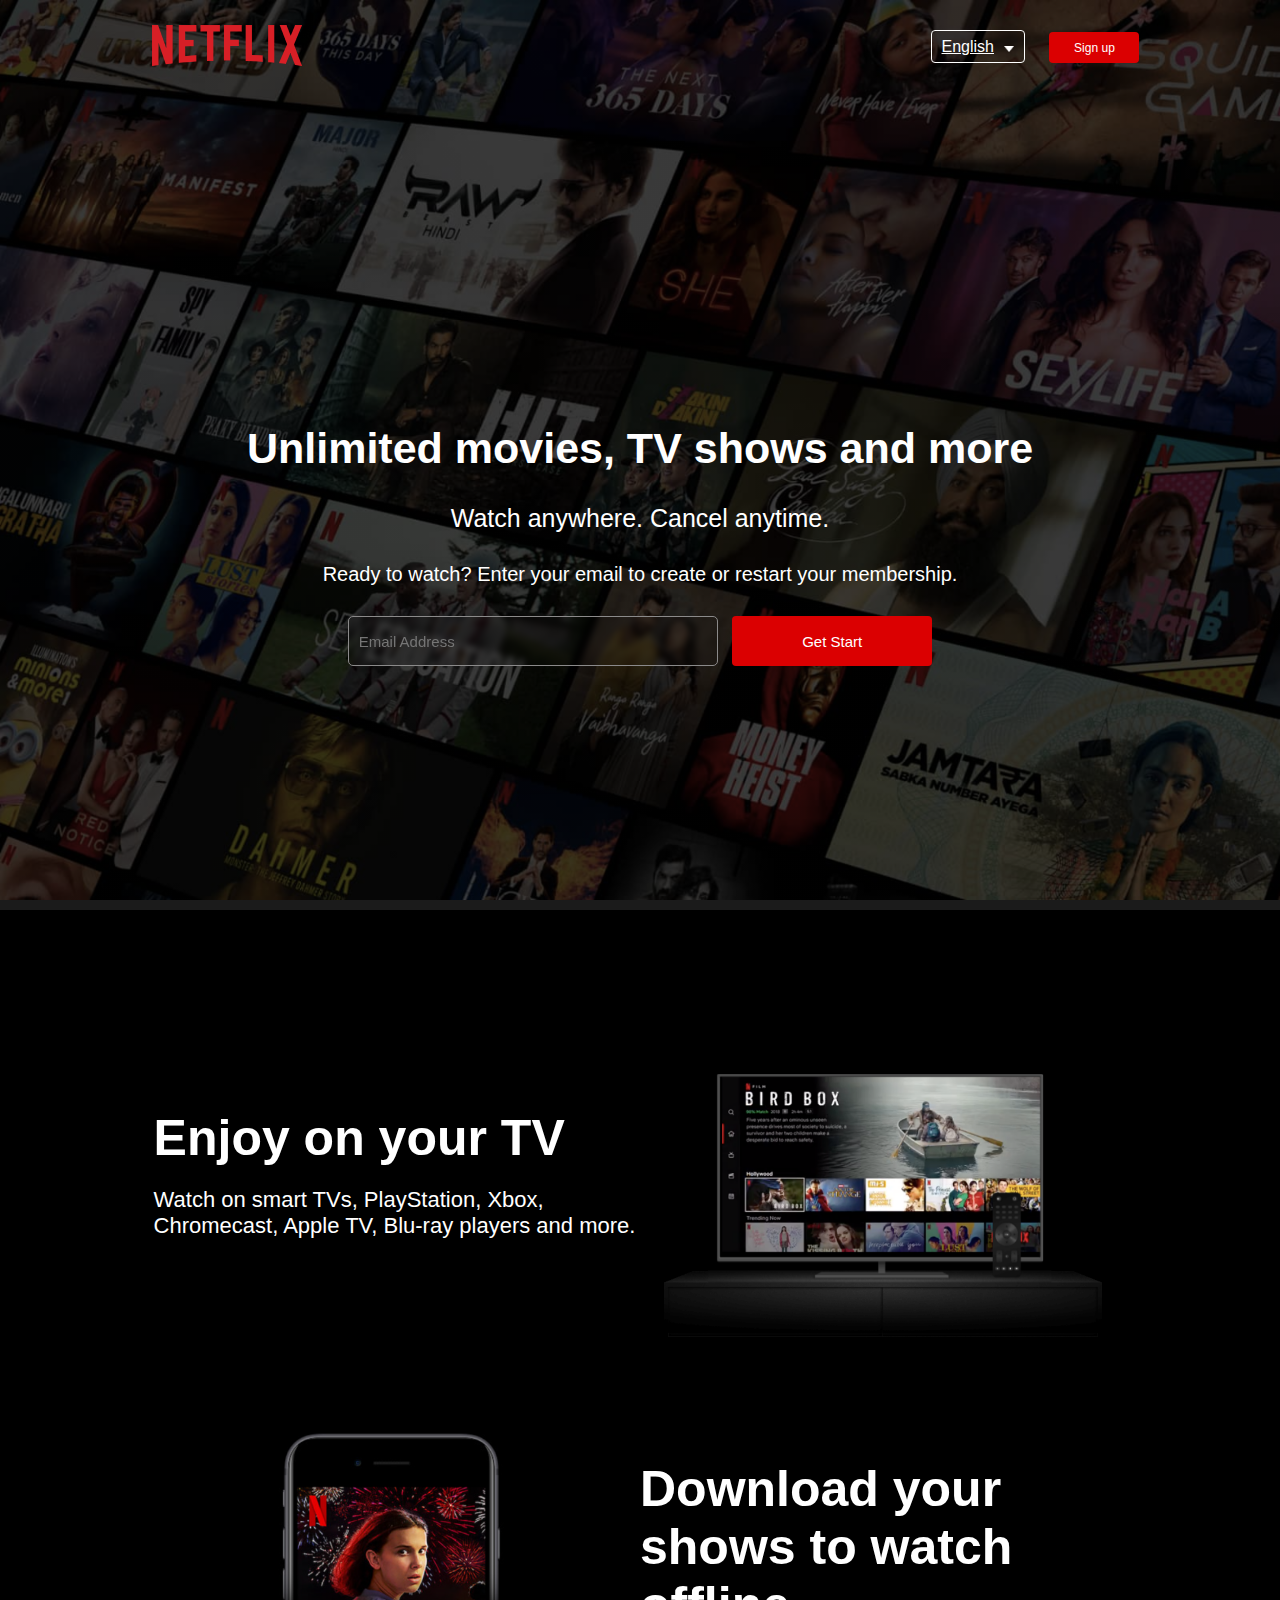
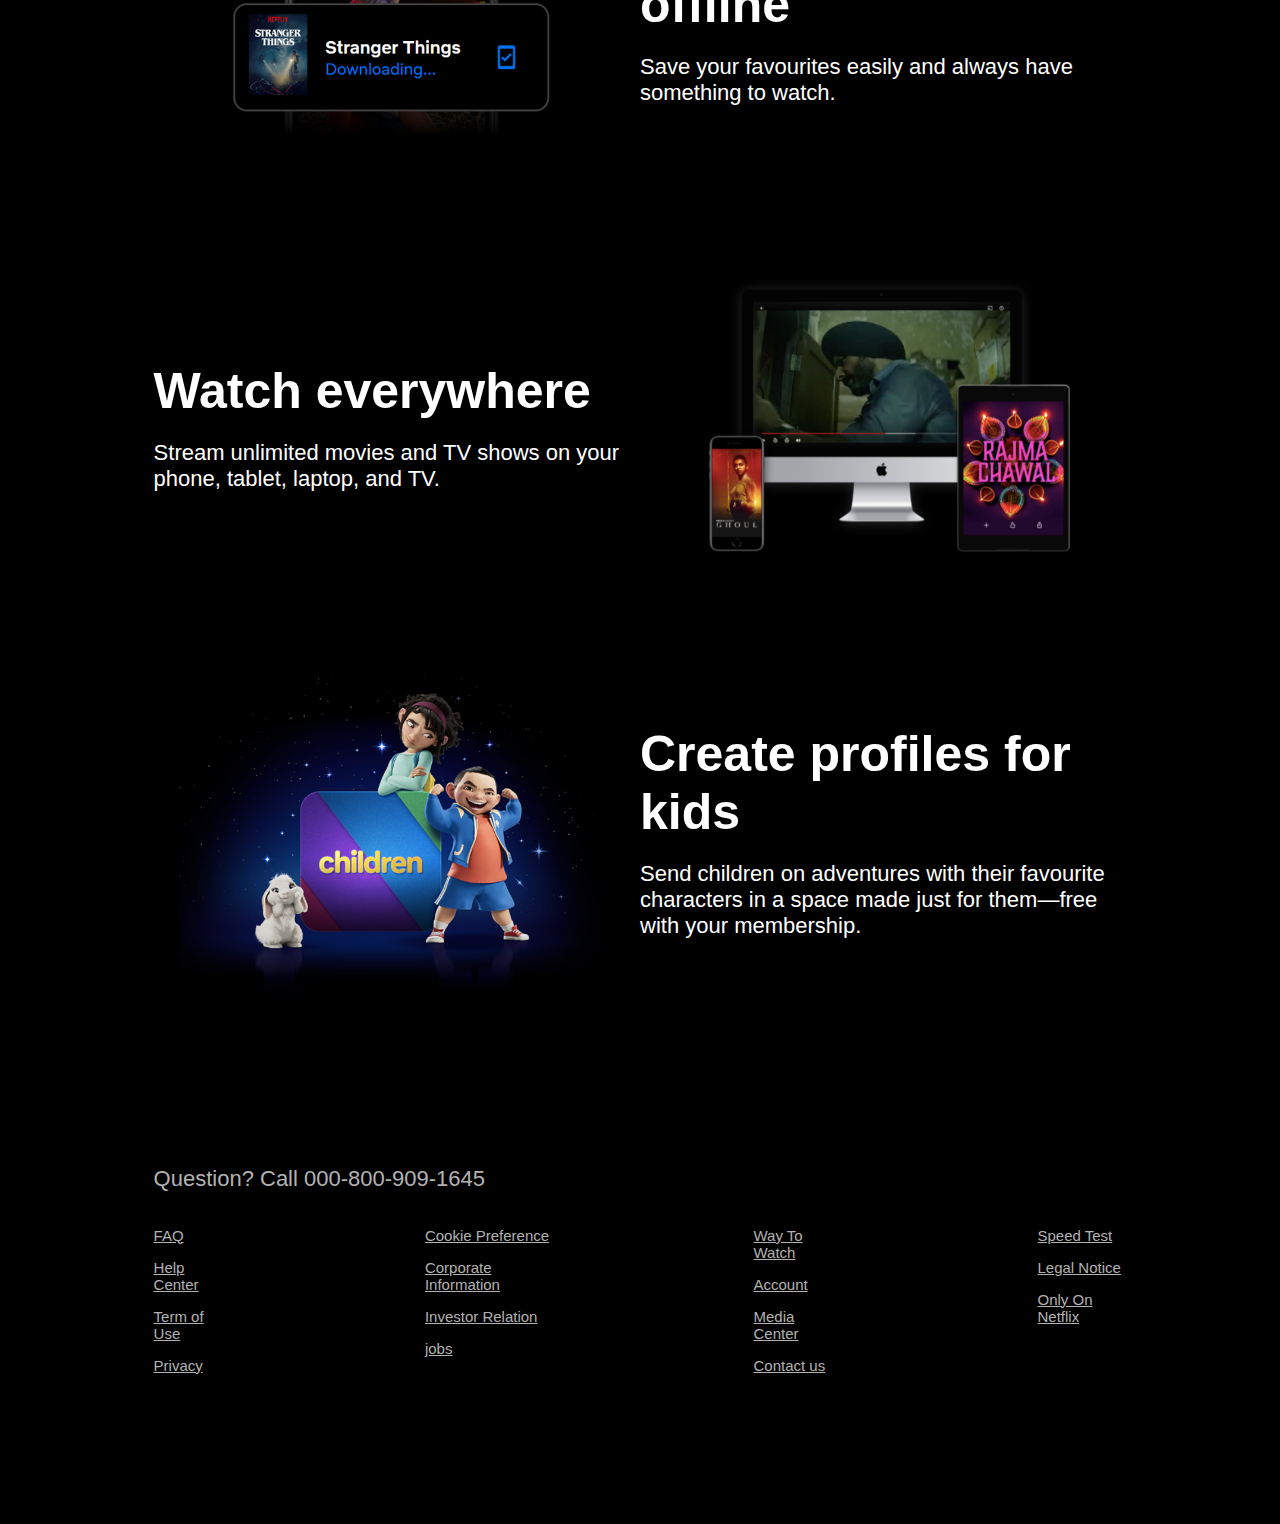
<file: index.html>
<!DOCTYPE html>
<html lang="en">

<head>
    <meta charset="UTF-8">
    <meta name="viewport" content="width=device-width, initial-scale=1.0">
    <title>Netflix India - Watch TV Shows</title>
    <link rel="icon" href="netflix 1.png" />
    <link rel="stylesheet" href="style.css" />
</head>

<body>
    <div class="header">
        <nav>
            <img src="logo.png" class="img">
            <div class="deper">
                <a href="Netflixhindi.html" class="ree">English<img src="down-icon.png"></a>
                <button onclick="sign()">Sign up</button>
            </div>
        </nav>
        <div class="content">
            <h1>Unlimited movies, TV shows and more</h1>
            <h3>Watch anywhere. Cancel anytime.</h3>
            <p>Ready to watch? Enter your email to create or restart your membership.</p>
            <div class="signup">
                <input type="text" placeholder="Email Address" class="input" id="sub" />
                <button onclick="start()">Get Start</button>
            </div>
        </div>
    </div>
           <div class="feature">
              <div class="row">
                <div class="text">
                  <h1>Enjoy on your TV</h1>
                  <p>Watch on smart TVs, PlayStation, Xbox, Chromecast, Apple TV, Blu-ray players and more.</p>
                </div>
                <div class="fear">
                  <img src="feature-1.png">
                 <div>
              </div>
           </div>

            <div class="feature-1">
                <div class="ro1">
                    <div class="fea1">
                        <img src="feature-2.png ">
                    </div>
                    <div class="tex1">
                        <h1>Download your shows to watch offline</h1>
                        <p>Save your favourites easily and always have something to watch.</p>
                    </div>
                </div>
                <div class="rll"></div>
                <div class="row">
                    <div class="text">
                      <h1>Watch everywhere</h1>
                      <p>Stream unlimited movies and TV shows on your phone, tablet, laptop, and TV.</p>
                    </div>
                    <div class="fear">
                      <img src="feature-3.png">
                     <div>
                </div>
                
               
            </div>
            <div class="ro1">
                <div class="fea1">
                    <img src="feature-4.png ">
                </div>
                <div class="tex1">
                    <h1>Create profiles for kids</h1>
                    <p>Send children on adventures with their favourite characters in a space made just for them—free with your membership.</p>
                </div>
            </div>
            <div class="footer">
                <div class="f2">
                    <p>Question? Call 000-800-909-1645</p>
                </div>
                <div class="f1">
                    <ul class="ull">
                        <li>FAQ</li>
                        <li>Help Center</li>
                        <li>Term of Use</li>
                        <li>Privacy</li>
                    </ul>
                    <ul class="ull">
                        <li>Cookie Preference</li>
                        <li>Corporate Information</li>
                        <li>Investor Relation</li>
                        <li>jobs</li>
                    </ul>
                      <ul class="ull">
                        <li>Way To Watch</li>
                        <li>Account</li>
                        <li>Media Center</li>
                        <li>Contact us</li>
                      </ul>
                      <ul class="ull">
                        <li>Speed Test</li>
                        <li>Legal Notice</li>
                        <li>Only On Netflix</li>
                    </ul>
                </div>
            </div>
           
            <script src="./login.js">

            </script>
</body>

</html>
</file>
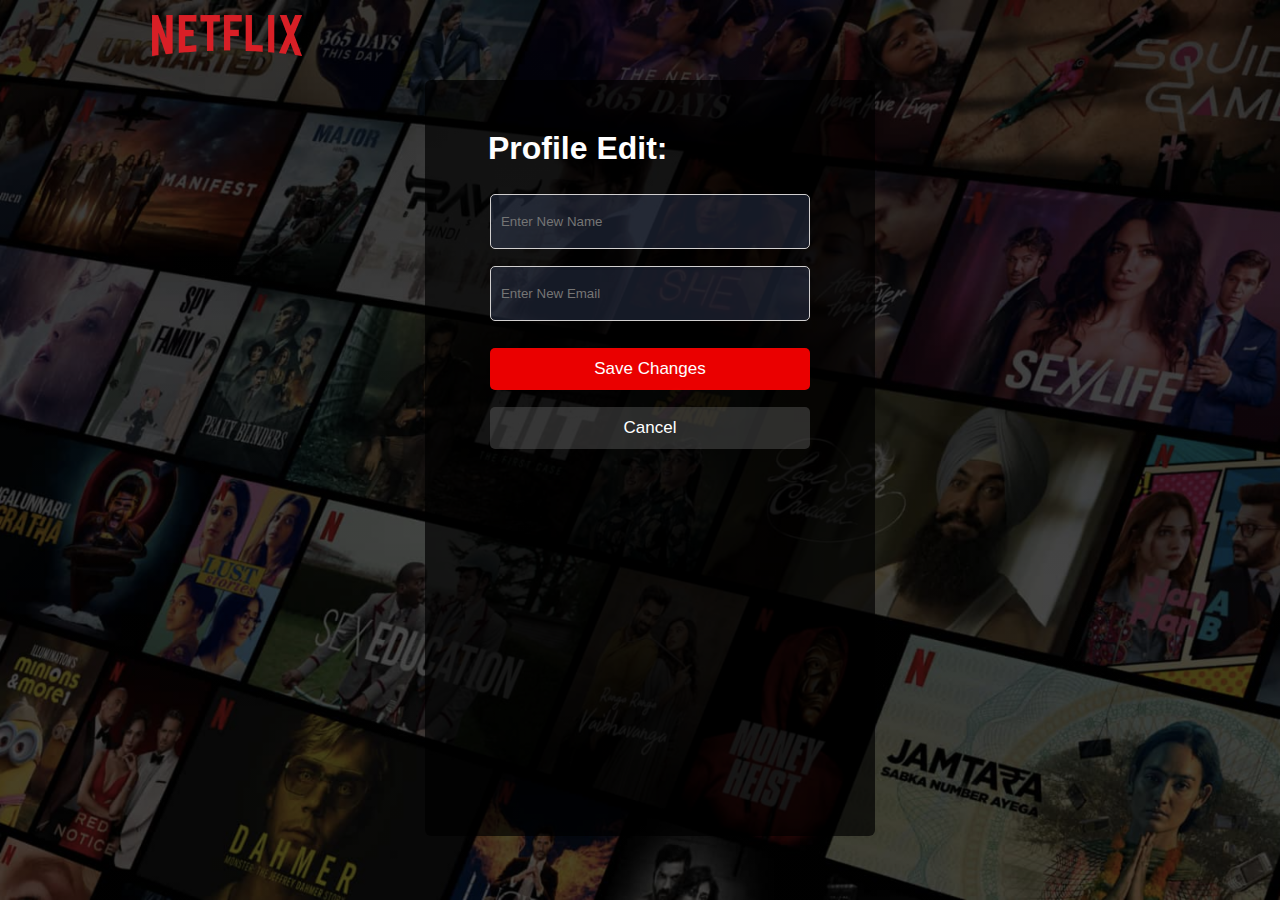
<file: Edit.html>
<!DOCTYPE html>
<html lang="en">

<head>
    <meta charset="UTF-8">
    <meta name="viewport" content="width=device-width, initial-scale=1.0">
    <link rel="stylesheet" href="./edit.css" />
    <link rel="icon" href="netflix 1.png">
    <title>Netflix-Edit Profile</title>
</head>

<body>
    <div class="header">
        <nav>
            <img src="logo.png" class="img">
        </nav>
        <div id="editProfileForm" class="box">

            <h1>Profile Edit:</h1>
            <div class="box-1">
                <input type="text" id="nameInput" placeholder="Enter New Name" name="name" class="container">
            </div>
            <div class="box-2">
                <input type="email" id="emailInput" name="email" placeholder="Enter New Email" class="container">
            </div>

            <div class="box-2">
                <button class="contain" id="saveChangesBtn">Save Changes</button>
            </div>
            <div class="box-2">
                <button class="contain1" id="cancelBtn" onclick="can()">Cancel</button>
            </div>
    </div>

        <script src="./edit.js">
           
        </script>
    </div>
</body>

</html>
</file>
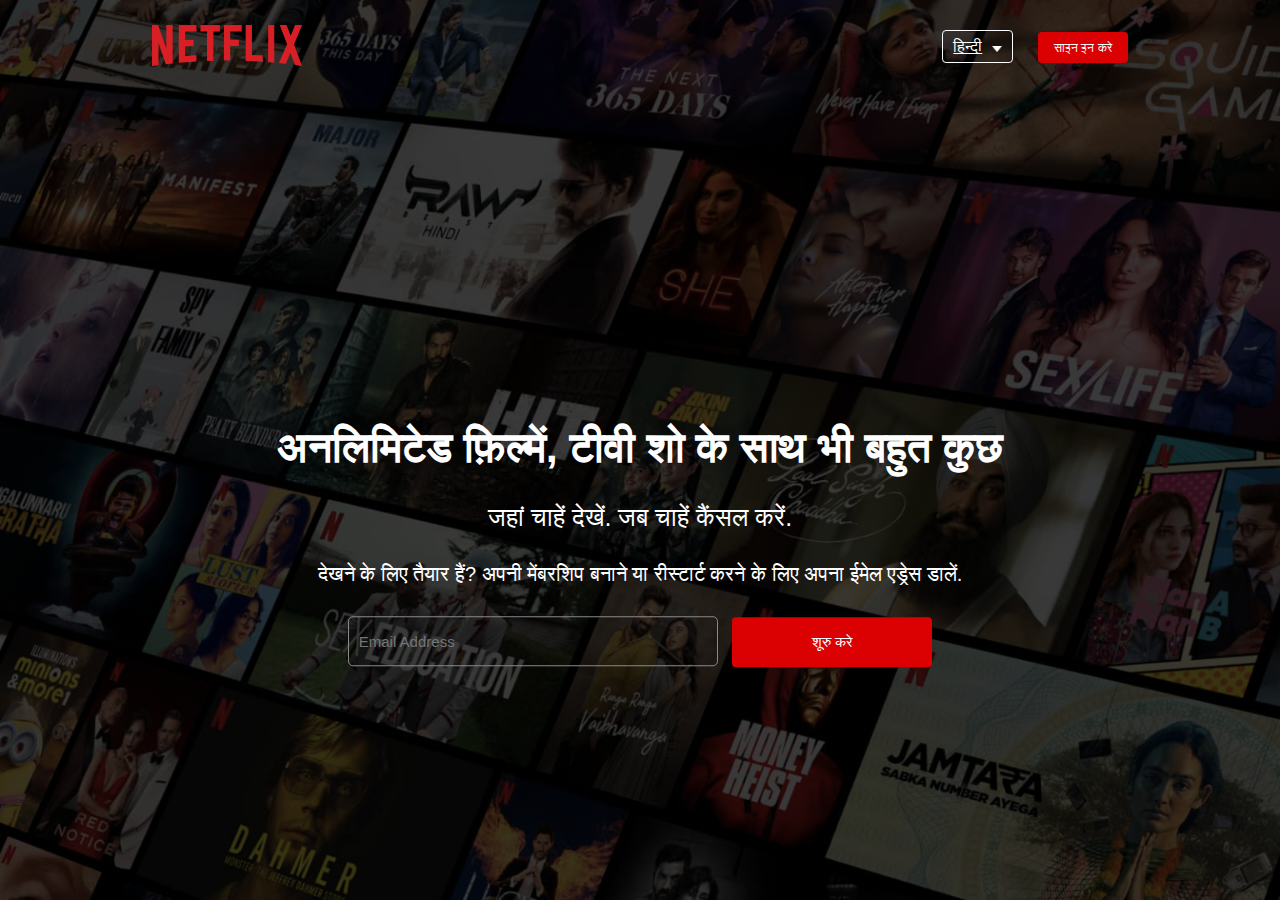
<file: Netflixhindi.html>
<!DOCTYPE html>
<html lang="en">

<head>
    <meta charset="UTF-8">
    <meta name="viewport" content="width=device-width, initial-scale=1.0">
    <title>Netflix India - Watch TV Shows</title>
    <link rel="icon" href="netflix 1.png" />
    <link rel="stylesheet" href="style1.css" />
</head>

<body>
    <div class="header">
        <nav>
            <img src="logo.png" class="img">
            <div class="deper">
                <a href="index.html" class="ree">हिन्दी<img src="down-icon.png"></a>
                <button onclick="sign()">साइन इन करे</button>
            </div>
        </nav>
        <div class="content">
            <h1>अनलिमिटेड फ़िल्में, टीवी शो के साथ भी बहुत कुछ</h1>
            <h3>जहां चाहें देखें. जब चाहें कैंसल करें.</h3>
            <p>देखने के लिए तैयार हैं? अपनी मेंबरशिप बनाने या रीस्टार्ट करने के लिए अपना ईमेल एड्रेस डालें.</p>
            <div class="signup">
                <input type="ईमेल" placeholder="Email Address" class="input" required />
                <button type="submit">शूरु करे</button>

            </div>
        </div>
    </div>
    <script>
        function sign() {
            window.location.href = 'NetflixLogin.html'
        }
    </script>

</body>

</html>
</file>
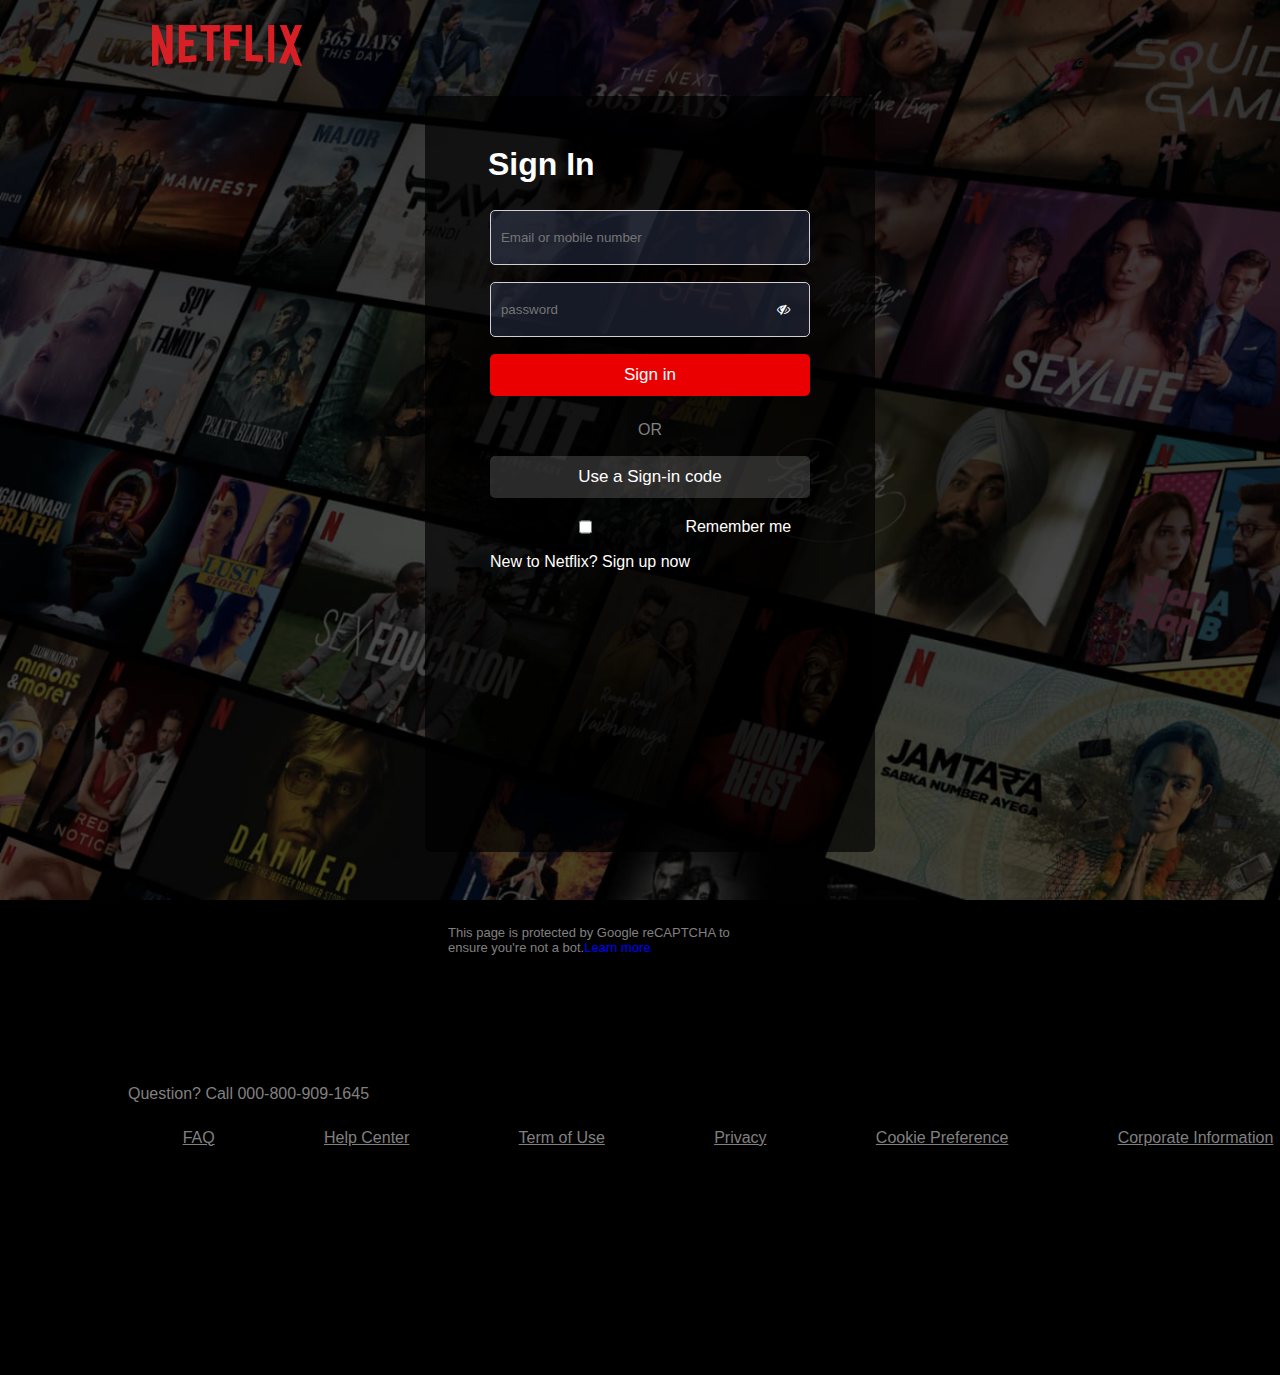
<file: NetflixLogin.html>
<!DOCTYPE html>
<html lang="en">

<head>
    <meta charset="UTF-8">
    <meta name="viewport" content="width=device-width, initial-scale=1.0">
    <title>Netflix</title>
    <link rel="icon" href="netflix 1.png">
    <link rel="stylesheet" href="font-awesome-4.7.0/css/font-awesome.min.css"/>
    <link rel="stylesheet" href="style2.css" />
</head>

<body>
    <div class="header">
        <nav>
            <img src="logo.png" class="img">
        </nav>

        <div class="box">

            <h1>Sign In</h1>
            <div class="box-1">
                <input type="text" placeholder="Email or mobile number" class="container" id="email">
            </div>
            <div class="box-2">
                <input type="password" placeholder="password" class="container" id="passs">
                <button onclick="set()" class="but"><i class="fa fa-eye-slash" aria-hidden="true" id="eye"></i></button>
                
            </div>
            <div class="box-2">
                <p id="error-message" style="color: red;"></p>
            </div>
            <div class="box-2">
                <button class="contain" onclick="login()">Sign in</button>
            </div>
            <div class="box-3">
                <p>OR</p>
            </div>
            <div class="box-2">
                <button class="contain1" onclick="sendOTP()">Use a Sign-in code</button>
            </div>
            <div class="box-4">
                <input type="checkbox">
                <p>Remember me</p>
            </div>
            <div class="box-2">
                <p>New to Netflix? <a href="Netflix1.html">Sign up now</a></p>
            </div>

        </div>
    </div>
    <div class="footer">
        <div class="f1">
            <p>This page is protected by Google reCAPTCHA to ensure you're not a bot.<a id="hide"
                    onclick="submiit()">Learn more</a></p>
        </div>
        <div id="more" class="hidden">
            <p>The information collected by Google reCAPTCHA is subject to the Google Privacy Policy and Terms of
                Service, and is used for providing, maintaining, and improving the reCAPTCHA service and for general
                security purposes (it is not used for personalised advertising by Google).</p>
        </div>
        <div class="f2">
            <p>Question? Call 000-800-909-1645</p>
        </div>
        <div>
            <ul class="ull">
                <li>FAQ</li>
                <li>Help Center</li>
                <li>Term of Use</li>
                <li>Privacy</li>
                <li>Cookie Preference</li>
                <li>Corporate Information</li>
            </ul>
        </div>
    </div>



    <script src="login.js">
         
    </script>
</body>

</html>
</file>
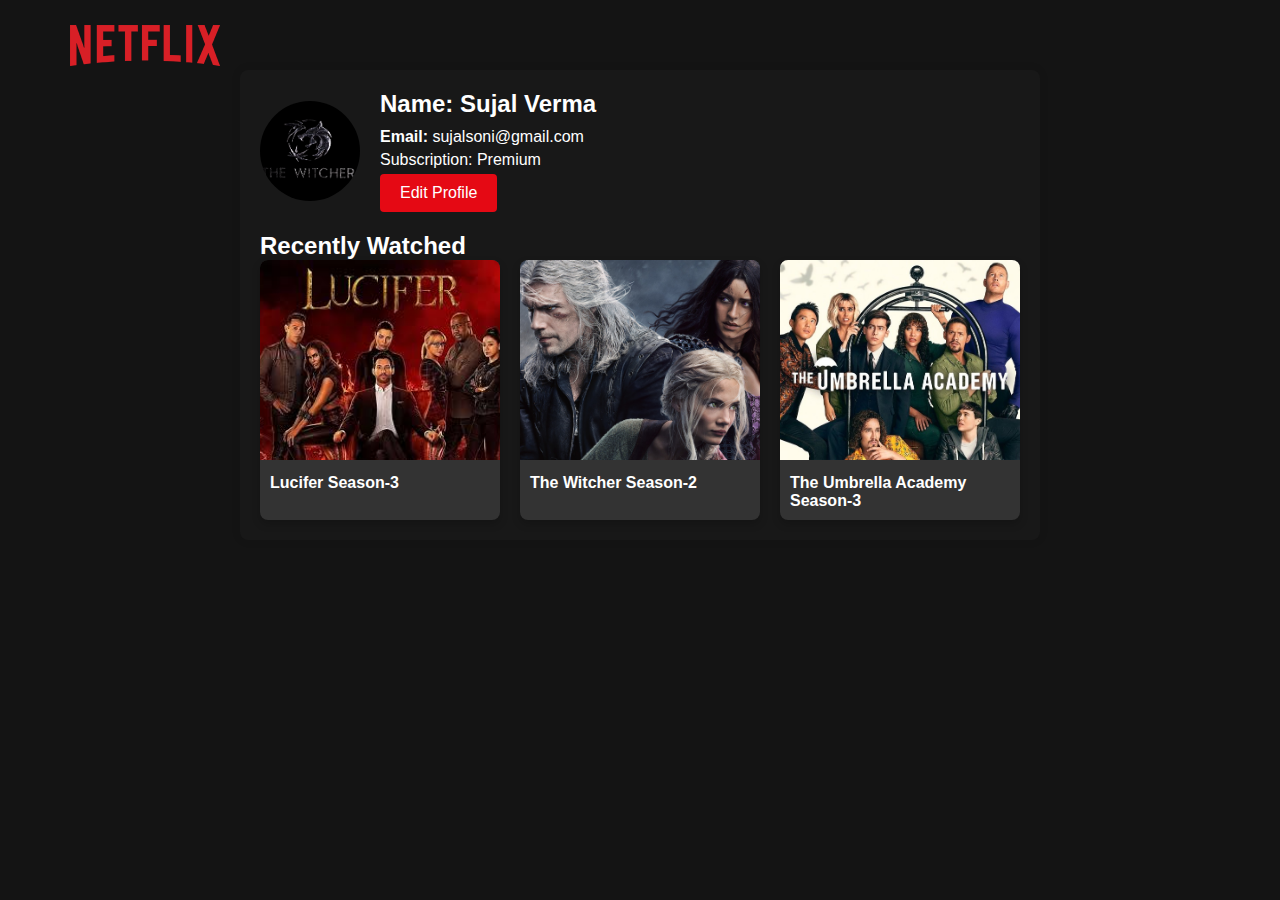
<file: profile.html>
<!DOCTYPE html>
<html lang="en">

<head>
    <meta charset="UTF-8">
    <meta name="viewport" content="width=device-width, initial-scale=1.0">
    <title>Netflix Profile Page</title>
    <link rel="icon" href="netflix 1.png" />
    <link rel="stylesheet" href="profile.css">
</head>

<body>
    <img src="logo.png" class="img" />
    <div class="profile">
        <div class="header">
            <div class="avatar">
                <img src="The_Witcher.png" alt="Profile Picture">
            </div>
            <div class="info">
                <h1><strong>Name:</strong> <span id="displayName">Sujal Verma</span></h1>
                <p><strong>Email:</strong> <span id="displayEmail">sujalsoni@gmail.com</span></p>
                <p>Subscription: Premium</p>
                <button id="editProfileBtn" onclick="edit()" class="btn">Edit Profile</button>
            </div>
        </div>
        <div class="body">
            <h2>Recently Watched</h2>
            <div class="watched">
                <div class="moviecard">
                    <img src="lucifer.jpg" alt="lucifer">
                    <h3>Lucifer Season-3</h3>
                </div>
                <div class="moviecard">
                    <img src="witcher1.jpg" alt="witcher">
                    <h3>The Witcher Season-2</h3>
                </div>
                <div class="moviecard">
                    <img src="umbrella.jpg" alt="umbrella">
                    <h3>The Umbrella Academy Season-3 </h3>
                </div>
            </div>
        </div>
    </div>
    <script src="./pro.js">
       
    </script>
</body>

</html>
</file>
<file: style.css>
* {
    margin: 0 auto;
    padding: 0;
    font-family: 'poppins', sans-serif;
    box-sizing: border-box;
}

body {
    background-color: rgb(27, 27, 27);
    color: white;
}

.header {
    margin: 0 auto;
    width: 100%;
    height: 100vh;
    background-image: linear-gradient(rgba(0, 0, 0, 0.7), rgba(0, 0, 0, 0.7)), url(header.img.png);
    background-size: cover;
    background-position: center;
    padding: 10px 8%;
    position: relative;
}
.deper{
    margin-left: 610px;
    margin-top: 10px;
}
.img {
    margin-left: 50px;
    width: 150px;
    margin-top: 5px;
}

nav {
    display: flex;
    align-items: center;
    justify-content: space-between;
    padding: 10px 0;
}
.ree{
    height: 31px;
    width: 120px;
    border: 0;
    outline: 0;
    background: #db0001;
    color: white;
    font-size: 16px;
    border-radius: 4px;
    cursor: pointer;
    align-items: center;
    background:transparent;
    border: 1px solid white;
    padding: 7px 10px;
    position: relative;
    margin-right: 20px;
}
.ree img{
    width: 10px;
    margin-left: 10px;
}
nav button {
    border: 0;
    outline: 0;
    background: #db0001;
    color: white;
    padding: 7px 20px;
    font-size: 12px;
    border-radius: 4px;
    cursor: pointer;
    height: 31px;
    width: 90px;
    margin-right: 20px;
}

nav select {
    height: 31px;
    width: 120px;
    background-color: transparent;
    border: 0.1px solid rgb(150, 149, 149);
    color: white;
    margin-right: 20px;
    margin-top: 8px;
    border-radius: 4px;
    font-size: 14px;
    cursor: pointer;
}

.content {
    position: absolute;
    top: 50%;
    left: 50%;
    transform: translate(-50%, -50%);
    text-align: center;
    margin-top: 100px;
}

.content h1 {
    font-size: 43px;
    height: 100px;
    width: 1050px;
    margin-top: -10px;
    font-weight: 800;

}

.content h3 {
    font-size: 25px;
    margin-top: -20px;
    font-weight: 300;
}

.content p {
    margin-top: 30px;
    font-size: 20px;
}

/* .signup{
    background: white;
    border-radius: 4px;
    display: flex;
     align-items: center;
     margin-top: 30px;
     overflow: hidden;
} */
.input {
    border: 1px solid rgb(139, 138, 138);
    border-radius: 5px;
    height: 50px;
    width: 370px;
    margin-right: 10px;
    margin-top: 30px;
    background: border-box;
    color: white;
    font-size: 15px;
    padding-left: 10px;
    backdrop-filter: blur(3px);
}

.signup button {
    background: #db0001;
    border: 0;
    outline: 0;
    color: white;
    font-size: 15px;
    cursor: pointer;
    padding: 15px;
    height: 50px;
    width: 200px;
    border-radius: 4px;
   
}
.feature{  
    margin: 0 auto;
    margin-top: 10px;
    padding: 50px 12%;
    font-size:22px ;
    background-color: black;
}

.row{
    display: flex;
    width: 100%;
    align-items: center;
    flex-wrap: wrap;
    padding: 50px 0;
}
.text{
    flex-basis: 50%;
    margin-bottom: 20px;
}
.fear{
    flex-basis: 50%;
    margin-bottom: 20px;
}
.fear img{
    display: block;
    width: 90%;
    margin :auto;

}
.feature h1{
    font-size:50px ;
    font-weight: 600;
    margin-bottom: 20px;
    
}

.featur1{
    margin-top: 10px;
    padding: 50px 12%;
    font-size:22px ;
    background-color: black;
    
}

.ro1{
    margin-top: 10px;
    display: flex;
    width: 100%;
    align-items: center;
    flex-wrap: wrap;
    padding: 50px 0;
}
.tex1{
    flex-basis: 50%;
    margin-bottom: 20px;
}
.fea1{
    flex-basis: 50%;
    margin-bottom: 20px;
}
.fea1 img{
    display: block;
    width: 90%;
    margin :auto;

}
.rll{
    background-color: gray;
}
.footer{
    margin-top: 10px;
    margin: 0 auto;
}
.f2{
    margin-top: 100px;
    color: rgb(179, 178, 178);
}
.ull{
    font-size: 15px;
    margin-top: 2%;
    list-style: none;
    cursor: pointer;
    text-decoration: underline;
    color: rgb(179, 178, 178);
}
.ull li{
  margin-top: 15px;
}
.f1{
    display: flex;
    gap: 200px;
}
</file>
<file: edit.css>
* {
    margin: 0 auto;
    padding: 0;
    font-family: 'poppins', sans-serif;
    box-sizing: border-box;
}

body {
    background-color: black;
    color: white;
}

.header {
    margin: 0 auto;
    width: 100%;
    height: 100vh;
    background-image: linear-gradient(rgba(0, 0, 0, 0.7), rgba(0, 0, 0, 0.603)), url(header.img.png);
    background-size: cover;
    background-position: center;
    padding: 10px 8%;
    position: relative;
}
.img {
    margin-left: 50px;
    width: 150px;
    margin-top: 5px;
}
.box-1{
    margin-left: 65px;
    margin-top: 27px;
}
.contain{
    margin-top: 10px;
    height: 42px;
    width: 320px;
    background-color: rgba(255, 0, 0, 0.918);
    color: white;
    font-size: 17px;
    border: solid transparent;
    border-radius: 5px;
    cursor: pointer;
}
.contain:hover{
    background-color: rgba(192, 4, 4, 0.87);
    transition: 1s ease;
    cursor: pointer;

}
.contain1{
    height: 42px;
    width: 320px;
    background-color: rgba(128, 128, 128, 0.322);
    color: white;
    font-size: 17px;
    border: solid transparent;
    border-radius: 5px;
}
.contain1:hover{
    background-color: rgba(94, 93, 93, 0.255);
    transition: 1s ease;
    cursor: pointer;

}
.box-2{
    margin-left: 65px;
    margin-top: 17px;
}
.box{
    height:84vh;
    width: 450px;
    background-color: rgba(0, 0, 0, 0.692);
    margin-left: 30%;
    margin-top: 20px;
    border-radius: 6px;
}
.container{
    height: 55px;
    width: 320px;
    background: rgba(116, 140, 206, 0.185);
    border:  0.1px solid rgb(209, 207, 207);
    border-radius: 5px;
    padding-left: 10px;
    color: white;
    
}
.box h1{
    padding-left: 63px;
    padding-top: 50px;
    font-weight: 600;
}
.lab{
    top: 100px;
    margin-top: 20px;
}
</file>
<file: style1.css>
* {
    margin: 0 auto;
    padding: 0;
    font-family: 'poppins', sans-serif;
    box-sizing: border-box;
}

body {
    background-color: black;
    color: white;
}

@media (max-width: 1023px) {
    .header{
        width: 768px;
    }
}
@media (max-width: 767px) {
    .header{
        width: 100%;
        padding: 0 10px;
    }
}
.header {
    margin: 0 auto;
    width: 100%;
    height: 100vh;
    background-image: linear-gradient(rgba(0, 0, 0, 0.7), rgba(0, 0, 0, 0.7)), url(header.img.png);
    background-size: cover;
    background-position: center;
    padding: 10px 8%;
    position: relative;
}
.deper{
    margin-left: 610px;
    margin-top: 10px;
}
.img {
    margin-left: 50px;
    width: 150px;
    margin-top: 5px;
}

nav {
    display: flex;
    align-items: center;
    justify-content: space-between;
    padding: 10px 0;
}

nav button {
    border: 0;
    outline: 0;
    background: #db0001;
    color: white;
    padding: px 20px;
    font-size: 12px;
    border-radius: 4px;
    cursor: pointer;
    height: 31px;
    width: 90px;
    margin-right: 20px;
}

.ree{
    height: 31px;
    width: 120px;
    border: 0;
    outline: 0;
    background: #db0001;
    color: white;
    font-size: 16px;
    border-radius: 4px;
    cursor: pointer;
    align-items: center;
    background:transparent;
    border: 1px solid white;
    padding: 7px 10px;
    position: relative;
    margin-right: 20px;
}
.ree img{
    width: 10px;
    margin-left: 10px;
}

.content {
    position: absolute;
    top: 50%;
    left: 50%;
    transform: translate(-50%, -50%);
    text-align: center;
    margin-top: 100px;
}

.content h1 {
    font-size: 43px;
    height: 100px;
    width: 1050px;
    margin-top: -10px;
    font-weight: 800;

}

.content h3 {
    font-size: 25px;
    margin-top: -20px;
    font-weight: 300;
}

.content p {
    margin-top: 30px;
    font-size: 20px;
}

.input {
    border: 1px solid rgb(139, 138, 138);
    border-radius: 5px;
    height: 50px;
    width: 370px;
    margin-right: 10px;
    margin-top: 30px;
    background: border-box;
    color: white;
    font-size: 15px;
    padding-left: 10px;
}

.signup button {
    background: #db0001;
    border: 0;
    outline: 0;
    color: white;
    font-size: 15px;
    cursor: pointer;
    padding: 15px;
    height: 50px;
    width: 200px;
    border-radius: 4px;
   
}
</file>
<file: style2.css>
* {
    margin: 0 auto;
    padding: 0;
    font-family: 'poppins', sans-serif;
    box-sizing: border-box;
}

body {
    background-color: black;
    color: white;
}

.header {
    margin: 0 auto;
    width: 100%;
    height: 100vh;
    background-image: linear-gradient(rgba(0, 0, 0, 0.7), rgba(0, 0, 0, 0.603)), url(header.img.png);
    background-size: cover;
    background-position: center;
    padding: 10px 8%;
    position: relative;
}

.img {
    margin-left: 50px;
    width: 150px;
    margin-top: 5px;
}

nav {
    display: flex;
    align-items: center;
    justify-content: space-between;
    padding: 10px 0;
}

.box{
    height:84vh;
    width: 450px;
    background-color: rgba(0, 0, 0, 0.692);
    margin-left: 30%;
    margin-top: 20px;
    border-radius: 6px;
}
.box h1{
    padding-left: 63px;
    padding-top: 50px;
    font-weight: 600;
}
.box-1{
    margin-left: 65px;
    margin-top: 27px;
}
.container{
    height: 55px;
    width: 320px;
    background: rgba(116, 140, 206, 0.185);
    border:  0.1px solid rgb(209, 207, 207);
    border-radius: 5px;
    padding-left: 10px;
    color: white;
    
}
.box-2{
    margin-left: 65px;
    margin-top: 17px;
}
.box-2 a{
    text-decoration: none;
    color: white;
}
/* .box-2 p{
    margin-top: 10px;
} */
.box-3{
    text-align: center;
    margin-top: 25px;
    color: gray;
}
.contain{
    height: 42px;
    width: 320px;
    background-color: rgba(255, 0, 0, 0.918);
    color: white;
    font-size: 17px;
    border: solid transparent;
    border-radius: 5px;
    cursor: pointer;
}
.contain:hover{
    background-color: rgba(192, 4, 4, 0.87);
    transition: 1s ease;
    cursor: pointer;

}
.contain1{
    height: 42px;
    width: 320px;
    background-color: rgba(128, 128, 128, 0.322);
    color: white;
    font-size: 17px;
    border: solid transparent;
    border-radius: 5px;
}
.contain1:hover{
    background-color: rgba(94, 93, 93, 0.255);
    transition: 1s ease;
    cursor: pointer;

}
.box-4{
    display: flex;
    margin-left: 70px;
    margin-top: 20px;
}
.box-4 p{
    margin-left: 10px;
}
.footer{
    margin: 0 auto;
    height: 50vh;
}
.f1 p{
    margin-left: 35%;
    width: 300px;
    font-size: 13px;
    margin-top: 25px;
    color: gray;
}
.f1 a{
    cursor: pointer;
    color: blue;
}
.f1 a:hover{
    text-decoration: underline;
}
.hidden{
    display: none ;
    width: 300px;
    font-size: 13px;
    margin-left: 35%;
    margin-top: 20px;
    color: gray;
}
.f2{
    margin-top: 130px;
    margin-left: 10%;
    color: gray;
}
.ull{
    margin-left: 10%;
    margin-top: 2%;
    display: flex;
    justify-content: space-around;
    width: 1200px;
    list-style: none;
    cursor: pointer;
    text-decoration: underline;
    color: gray;
}
.but{
    margin-left: -10%;
    background-color: transparent;
    color: white;
    border: 1px solid transparent;
    cursor: pointer;
}
</file>
<file: profile.css>
* {
    box-sizing: border-box;
    margin: 0 ;
    padding: 0;
}

body {
    font-family: Arial, sans-serif;
    background-color: #141414;
    color: white;
    padding: 20px;
}
.img {
    margin-left: 50px;
    width: 150px;
    margin-top: 5px;
}

.profile{
    max-width: 800px;
    margin: 0 auto;
    background-color: #181818;
    padding: 20px;
    border-radius: 8px;
    box-shadow: 0 0 10px rgba(0, 0, 0, 0.1);
}

.header {
    display: flex;
    align-items: center;
    margin-bottom: 20px;
}

.avatar {
    width: 100px;
    height: 100px;
    border-radius: 50%;
    overflow: hidden;
    margin-right: 20px;
}

.avatar img {
    width: 100%;
    height: 100%;
    object-fit: cover;
}

.info {
    flex: 1;
}

.info h1 {
    font-size: 24px;
    margin-bottom: 10px;
}

.info p {
    font-size: 16px;
    margin-bottom: 5px;
}

.btn{
    padding: 10px 20px;
    font-size: 16px;
    background-color: #e50914;
    color: white;
    border: none;
    border-radius: 4px;
    cursor: pointer;
}

.btn:hover {
    background-color: #ff0a16;
}

.body {
    margin-top: 20px;
}

.watched {
    display: grid;
    grid-template-columns: repeat(auto-fill, minmax(200px, 1fr));
    gap: 20px;
}

.moviecard {
    background-color: #333333;
    border-radius: 8px;
    overflow: hidden;
    box-shadow: 0 4px 8px rgba(0, 0, 0, 0.2);
    transition: transform 0.2s ease-in-out;
}

.moviecard img {
    width: 100%;
    height: 200px;
    object-fit: cover;
}

.moviecard h3 {
    padding: 10px;
    font-size: 16px;
    color: #ffffff;
}

.moviecard:hover {
    transform: translateY(-5px);
}
</file>
